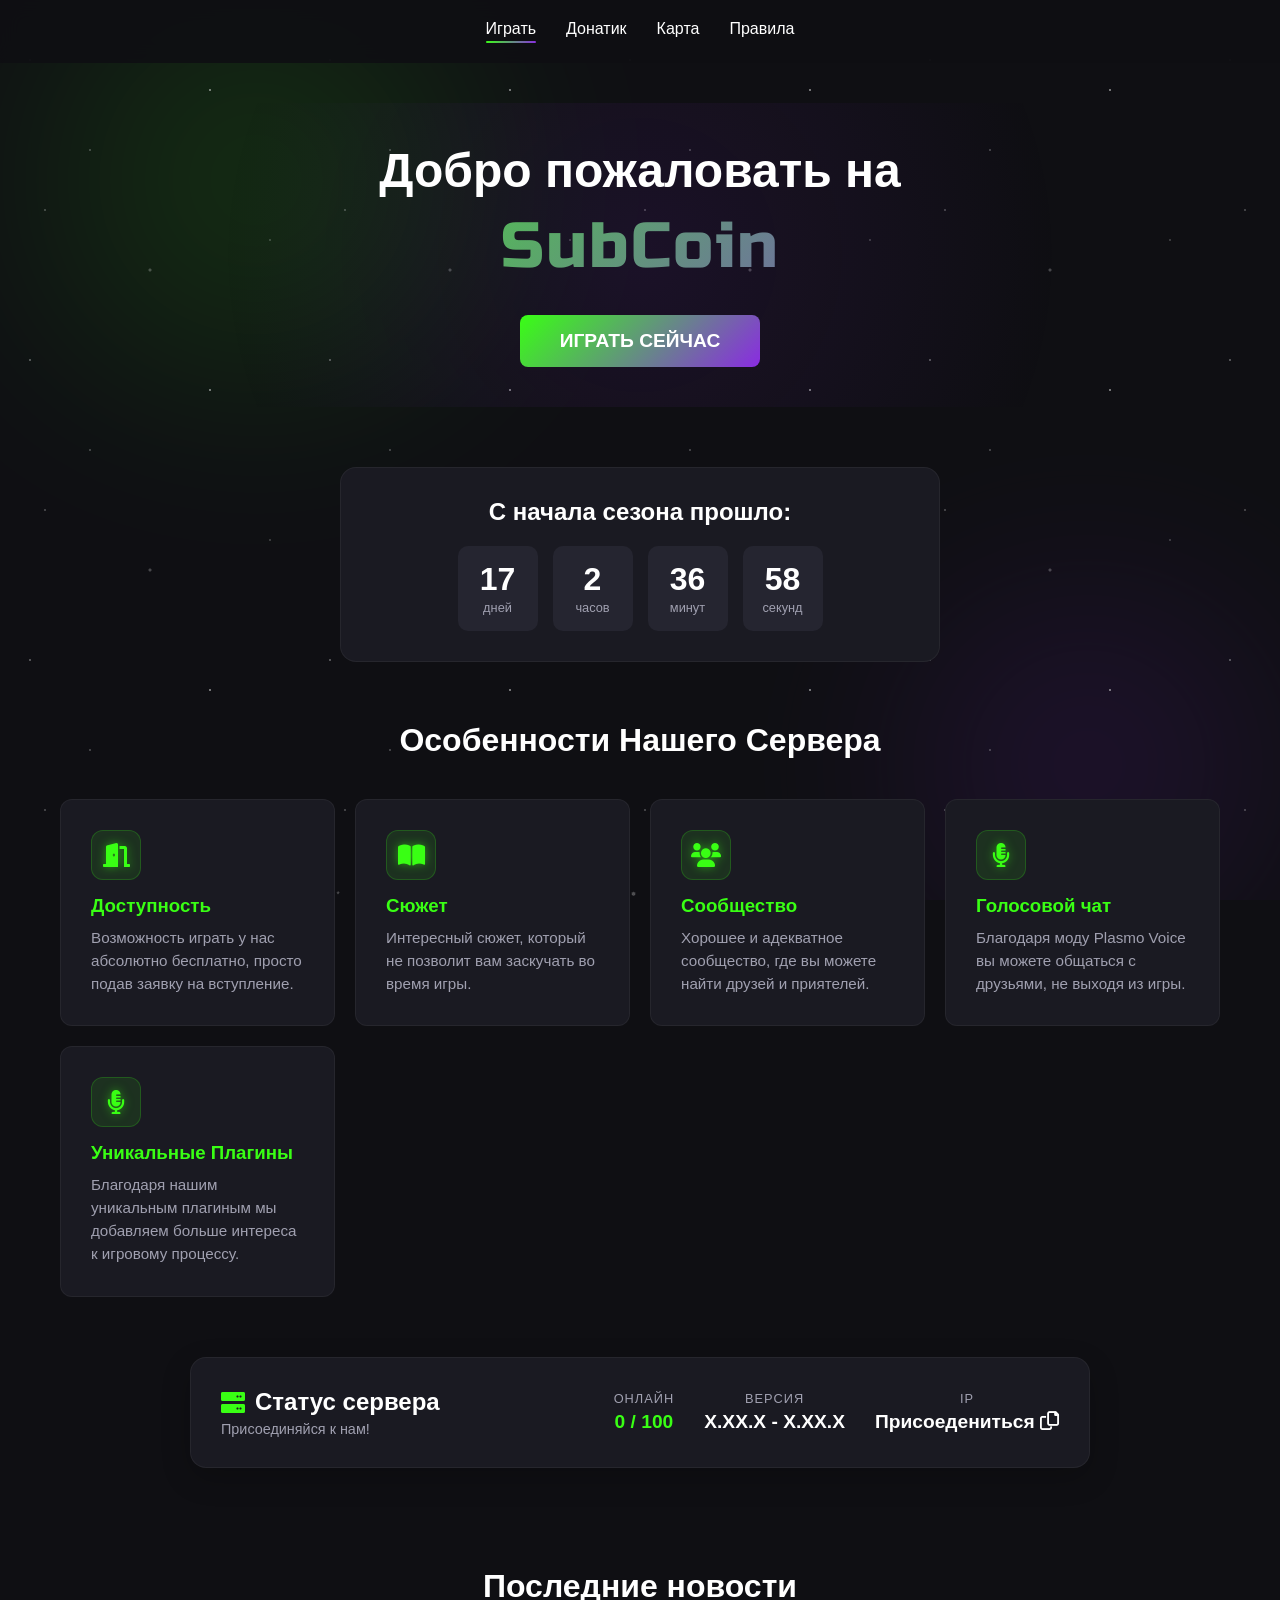
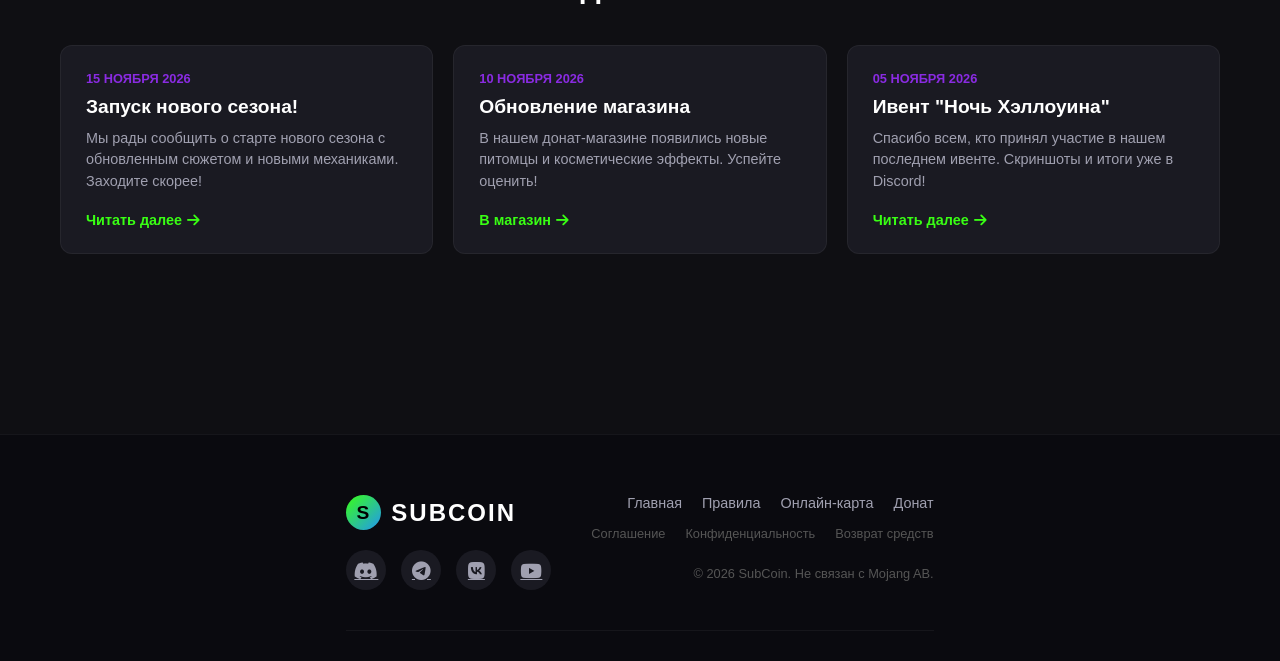
<file: index.html>
<!DOCTYPE html>
<html lang="ru">
<head>
    <meta charset="UTF-8">
    <meta name="viewport" content="width=device-width, initial-scale=1.0">
    <title>SubCoin - Приватный сервер Minecraft</title>
    <link rel="preconnect" href="https://fonts.googleapis.com">
    <link rel="preconnect" href="https://fonts.gstatic.com" crossorigin>
    <link href="https://fonts.googleapis.com/css2?family=Russo+One&display=swap" rel="stylesheet">
    <link rel="preconnect" href="https://fonts.googleapis.com">
    <link rel="preconnect" href="https://fonts.gstatic.com" crossorigin>
    <link href="https://fonts.googleapis.com/css2?family=Montserrat:wght@900&display=swap" rel="stylesheet">
    <link rel="stylesheet" href="style.css">
    <link rel="stylesheet" href="https://cdnjs.cloudflare.com/ajax/libs/font-awesome/6.0.0/css/all.min.css">
</head>
<body>
    <div id="snow-container"></div>
    <div class="background-effects">
        <div class="aurora aurora-1"></div>
        <div class="aurora aurora-2"></div>
        <div class="stars"></div>
    </div>

    <nav>
        <a href="index.html" class="active">Играть</a>
        <a href="donate.html">Донатик</a>
        <a href="map.html">Карта</a>
        <a href="rules.html">Правила</a>
    </nav>
    

    <div class="container">
        
        <header class="hero">
            <h1>Добро пожаловать на</h1>
            <div class="brand">SubCoin</div>
            <button class="btn-play" onclick="alert('Скоро здесь будет IP сервера!')">Играть сейчас</button>
        </header>

        <section class="stats-section">
            <div class="stats-container">
                <h2>С начала сезона прошло:</h2>
                <div class="timer">
                    <div class="time-block"><span class="num" id="days">0</span><span class="label">дней</span></div>
                    <div class="time-block"><span class="num" id="hours">0</span><span class="label">часов</span></div>
                    <div class="time-block"><span class="num" id="minutes">0</span><span class="label">минут</span></div>
                    <div class="time-block"><span class="num" id="seconds">0</span><span class="label">секунд</span></div>
                </div>
            </div>
        </section>

        <section class="features-section">
            <h2>Особенности Нашего Сервера</h2>
            <div class="features-grid">
                <div class="feature-card">
                    <div class="feature-icon"><i class="fas fa-door-open"></i></div>
                    <h3>Доступность</h3>
                    <p>Возможность играть у нас абсолютно бесплатно, просто подав заявку на вступление.</p>
                </div>
                <div class="feature-card">
                    <div class="feature-icon"><i class="fas fa-book-open"></i></div>
                    <h3>Сюжет</h3>
                    <p>Интересный сюжет, который не позволит вам заскучать во время игры.</p>
                </div>
                <div class="feature-card">
                    <div class="feature-icon"><i class="fas fa-users"></i></div>
                    <h3>Сообщество</h3>
                    <p>Хорошее и адекватное сообщество, где вы можете найти друзей и приятелей.</p>
                </div>
                <div class="feature-card">
                    <div class="feature-icon"><i class="fas fa-microphone-alt"></i></div>
                    <h3>Голосовой чат</h3>
                    <p>Благодаря моду Plasmo Voice вы можете общаться с друзьями, не выходя из игры.</p>
                </div>
                <div class="feature-card">
                    <div class="feature-icon"><i class="fas fa-microphone-alt"></i></div>
                    <h3>Уникальные Плагины</h3>
                    <p>Благодаря нашим уникальным плагиным мы добавляем больше интереса к игровому процессу.</p>
                </div>
            </div>
        </section>

        <section class="status-section">
            <div class="status-card">
                <div class="status-info">
                    <h2><i class="fas fa-server"></i> Статус сервера</h2>
                    <p>Присоединяйся к нам!</p>
                </div>
                <div class="status-data">
                    <div class="status-item">
                        <span class="status-label">Онлайн</span>
                        <span class="status-value online">0 / 100</span> 
                    </div>
                    <div class="status-item">
                        <span class="status-label">Версия</span>
                        <span class="status-value">X.XX.X - X.XX.X</span>
                    </div>
                    <div class="status-item">
                        <span class="status-label">IP</span>
                        <span class="status-value ip-copy" onclick="copyIP()" title="Нажми, чтобы скопировать">Присоедениться <i class="far fa-copy"></i></span>
                    </div>
                </div>
            </div>
        </section>

        <section class="news-section">
            <h2>Последние новости</h2>
            <div class="news-grid">
                <div class="news-card">
                    <div class="news-date">15 Ноября 2026</div>
                    <h3>Запуск нового сезона!</h3>
                    <p>Мы рады сообщить о старте нового сезона с обновленным сюжетом и новыми механиками. Заходите скорее!</p>
                    <a href="#" class="read-more">Читать далее <i class="fas fa-arrow-right"></i></a>
                </div>
                <div class="news-card">
                    <div class="news-date">10 Ноября 2026</div>
                    <h3>Обновление магазина</h3>
                    <p>В нашем донат-магазине появились новые питомцы и косметические эффекты. Успейте оценить!</p>
                    <a href="donate.html" class="read-more">В магазин <i class="fas fa-arrow-right"></i></a>
                </div>
                <div class="news-card">
                    <div class="news-date">05 Ноября 2026</div>
                    <h3>Ивент "Ночь Хэллоуина"</h3>
                    <p>Спасибо всем, кто принял участие в нашем последнем ивенте. Скриншоты и итоги уже в Discord!</p>
                    <a href="#" class="read-more">Читать далее <i class="fas fa-arrow-right"></i></a>
                </div>
            </div>
        </section>

    </div>

    <footer class="site-footer">
        <div class="footer-top">
            <div class="footer-left">
                <div class="footer-logo">
                    <div class="logo-icon">S</div>
                    <span>SUBCOIN</span>
                </div>
                <div class="footer-socials">
                    <a href="https://github.com/EstriperConor" target="_blank" title="Discord"><i class="fab fa-discord"></i></a>
                    <a href="https://github.com/EstriperConor" target="_blank" title="Telegram"><i class="fab fa-telegram-plane"></i></a>
                    <a href="https://github.com/EstriperConor" target="_blank" title="VK"><i class="fab fa-vk"></i></a>
                    <a href="https://github.com/EstriperConor" target="_blank" title="YouTube"><i class="fab fa-youtube"></i></a>
                </div>
            </div>

            <div class="footer-right">
                <div class="footer-nav">
                    <a href="index.html">Главная</a>
                    <a href="rules.html">Правила</a>
                    <a href="map.html">Онлайн-карта</a>
                    <a href="donate.html">Донат</a>
                </div>
                <div class="footer-legal">
                    <a href="#">Соглашение</a>
                    <a href="#">Конфиденциальность</a>
                    <a href="#">Возврат средств</a>
                </div>
                <div class="footer-copyright">
                    © 2026 SubCoin. Не связан с Mojang AB.
                </div>
            </div>
        </div>
    </footer>

    <script src="script.js"></script>
</body>
</html>
</file>
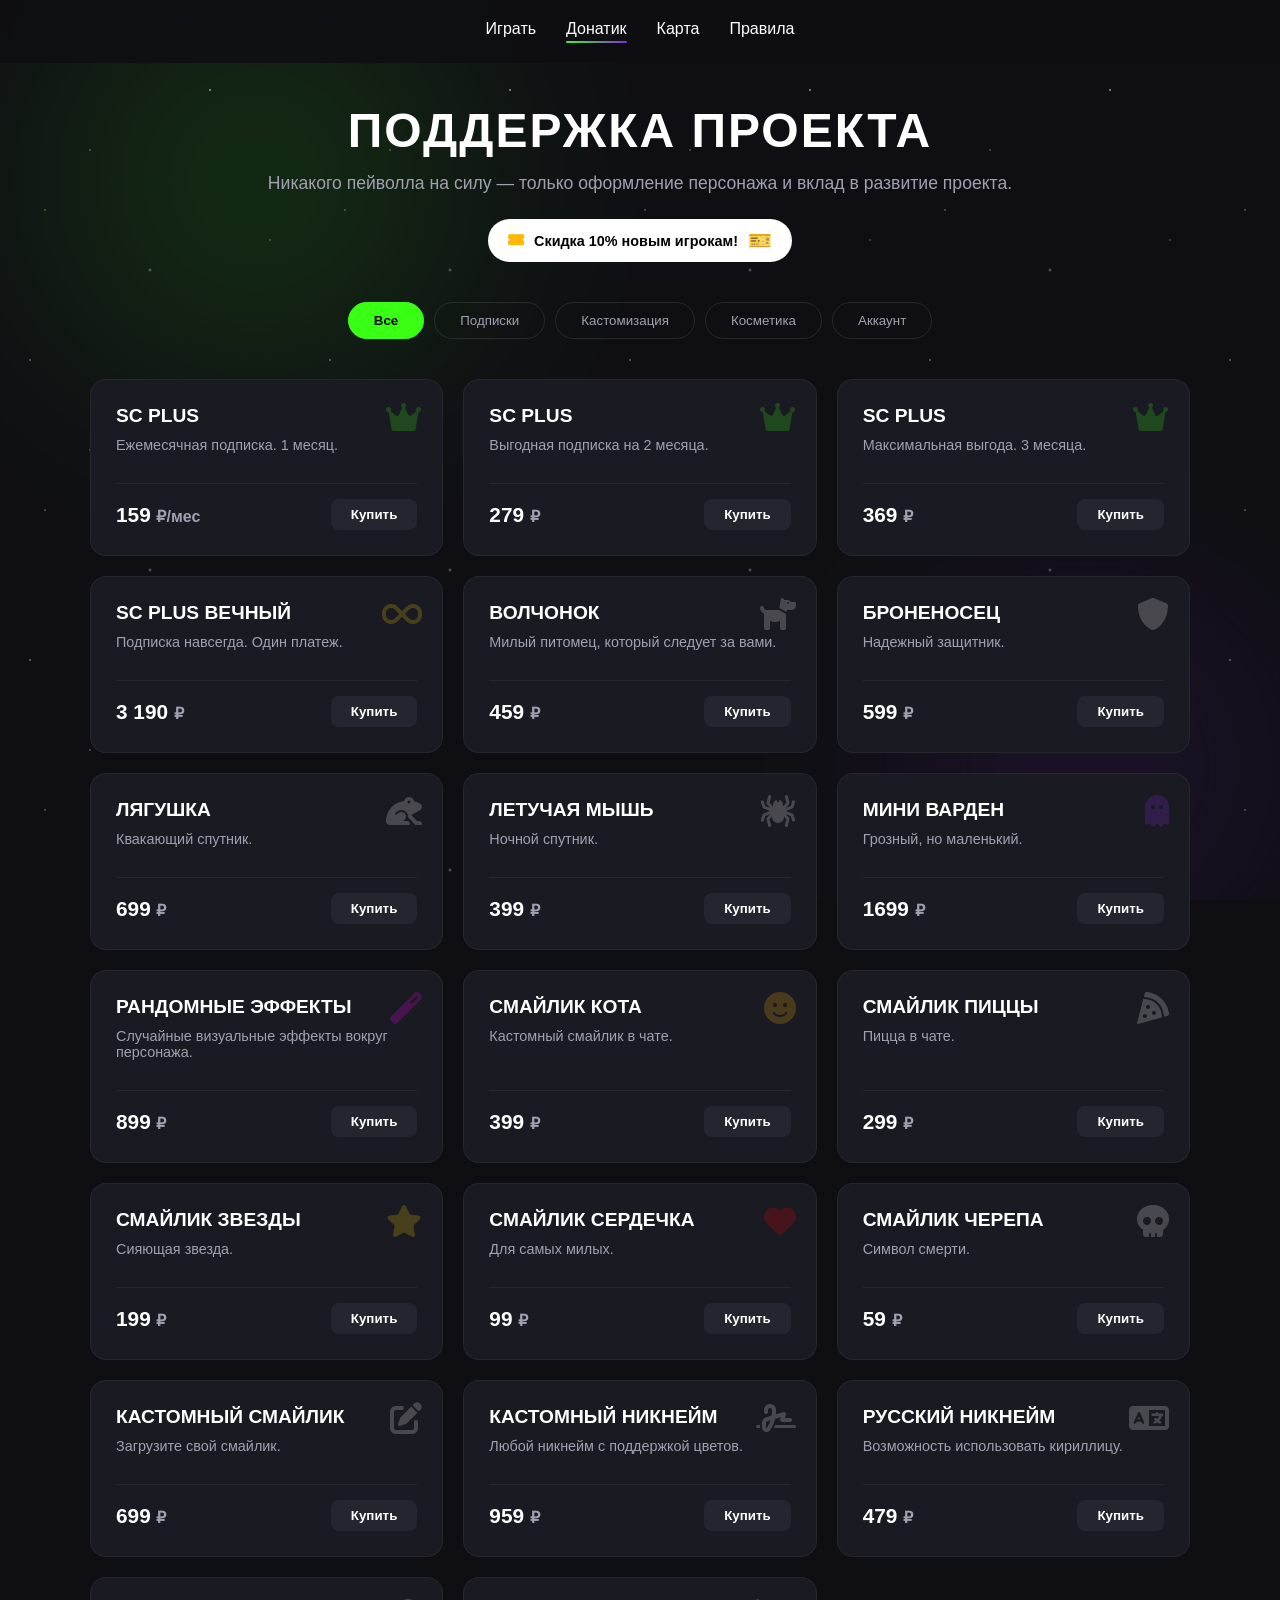
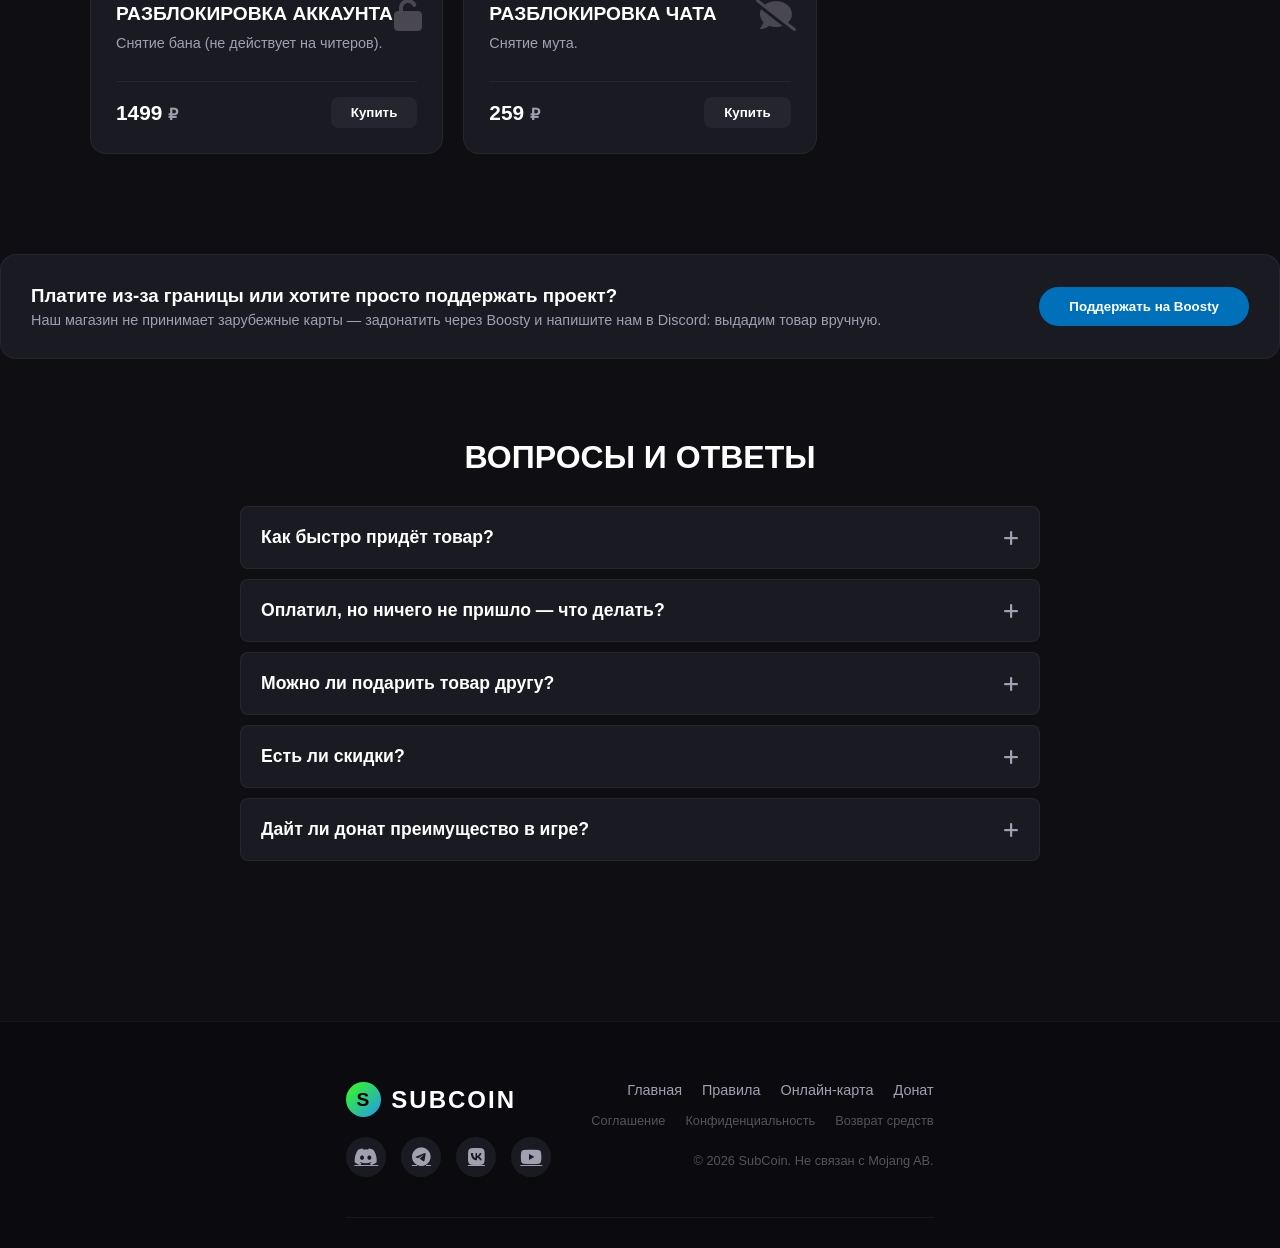
<file: donate.html>
<!DOCTYPE html>
<html lang="ru">
<head>
    <meta charset="UTF-8">
    <meta name="viewport" content="width=device-width, initial-scale=1.0">
    <title>Донат - SubCoin</title>
    <link rel="stylesheet" href="style.css">
    <link rel="stylesheet" href="https://cdnjs.cloudflare.com/ajax/libs/font-awesome/6.0.0/css/all.min.css">
    <style>
        .donate-header { text-align: center; margin-bottom: 40px; width: 100%; }
        .donate-header h1 { font-size: 3rem; font-weight: 900; text-transform: uppercase; letter-spacing: 2px; color: var(--text-main); margin-bottom: 15px; }
        .donate-header p { color: var(--text-muted); font-size: 1.1rem; margin-bottom: 25px; }
        .discount-badge { display: inline-flex; align-items: center; gap: 10px; background-color: #fff; color: #000; padding: 10px 20px; border-radius: 50px; font-weight: bold; font-size: 0.9rem; cursor: pointer; transition: transform 0.2s; }
        .discount-badge:hover { transform: scale(1.05); }
        .discount-badge i { color: #ffb800; }
        .tabs { display: flex; justify-content: center; gap: 10px; margin-bottom: 40px; flex-wrap: wrap; }
        .tab-btn { background-color: transparent; border: 1px solid rgba(255, 255, 255, 0.1); color: var(--text-muted); padding: 10px 25px; border-radius: 30px; cursor: pointer; font-weight: 500; transition: all 0.3s; }
        .tab-btn:hover { border-color: var(--accent-green); color: var(--text-main); }
        .tab-btn.active { background-color: var(--accent-green); color: #000; border-color: var(--accent-green); font-weight: 700; }
        .products-grid {
            display: grid;
            grid-template-columns: repeat(auto-fit, minmax(280px, 1fr));
            gap: 20px;
            margin-bottom: 60px;
            width: 100%;
            max-width: 1100px;
            margin-left: auto;
            margin-right: auto;
        }
        .product-card { background-color: var(--card-bg); border: 1px solid rgba(255, 255, 255, 0.05); border-radius: 16px; padding: 25px; display: flex; flex-direction: column; justify-content: space-between; transition: border-color 0.3s, transform 0.3s; position: relative; overflow: hidden; }
        .product-card:hover { border-color: var(--accent-purple); transform: translateY(-5px); }
        .product-card h3 { font-size: 1.2rem; margin-bottom: 10px; text-transform: uppercase; color: var(--text-main); }
        .product-card .desc { font-size: 0.9rem; color: var(--text-muted); margin-bottom: 20px; flex-grow: 1; }
        .product-icon { position: absolute; top: 20px; right: 20px; font-size: 2rem; opacity: 0.2; }
        .product-bottom { display: flex; justify-content: space-between; align-items: center; border-top: 1px solid rgba(255, 255, 255, 0.05); padding-top: 15px; margin-top: 10px; }
        .price { font-size: 1.3rem; font-weight: bold; color: var(--text-main); }
        .price span { font-size: 1rem; color: var(--text-muted); }
        .btn-buy { background-color: #252530; color: var(--text-main); border: none; padding: 8px 20px; border-radius: 8px; cursor: pointer; font-weight: 600; transition: background-color 0.3s; }
        .btn-buy:hover { background-color: var(--accent-green); color: #000; }
        .support-block { background-color: var(--card-bg); border-radius: 16px; padding: 30px; display: flex; justify-content: space-between; align-items: center; flex-wrap: wrap; gap: 20px; margin-bottom: 80px; border: 1px solid rgba(255, 255, 255, 0.05); }
        .support-text h3 { margin-bottom: 5px; }
        .support-text p { color: var(--text-muted); font-size: 0.9rem; }
        .btn-support { background: #0070ba; color: white; border: none; padding: 12px 30px; border-radius: 30px; font-weight: bold; cursor: pointer; transition: background 0.3s; }
        .btn-support:hover { background: #005c99; }
        .faq-section { width: 100%; max-width: 800px; margin: 0 auto 60px; text-align: center; }
        .faq-section h2 { font-size: 2rem; margin-bottom: 30px; text-transform: uppercase; color: var(--text-main); }
        .faq-section .accordion-item { text-align: left; }
        .tab-content { display: none; width: 100%; }
        .tab-content.active { display: block; animation: fadeIn 0.3s ease-in-out; }
        @keyframes fadeIn { from { opacity: 0; transform: translateY(10px); } to { opacity: 1; transform: translateY(0); } }
    </style>
</head>
<body>

        <div id="snow-container"></div>
    <div class="background-effects">
        <div class="aurora aurora-1"></div>
        <div class="aurora aurora-2"></div>
        <div class="stars"></div>
    </div>

    <nav>
        <a href="index.html">Играть</a>
        <a href="donate.html" class="active">Донатик</a>
        <a href="map.html">Карта</a>
        <a href="rules.html">Правила</a>
    </nav>

    <div class="container">
        
        <header class="donate-header">
            <h1>Поддержка проекта</h1>
            <p>Никакого пейволла на силу — только оформление персонажа и вклад в развитие проекта.</p>
            <div class="discount-badge">
                <i class="fas fa-ticket-alt"></i> Скидка 10% новым игрокам! <span style="font-size:1.2rem;">🎫</span>
            </div>
        </header>

        <!-- Вкладки -->
        <div class="tabs">
            <button class="tab-btn active" data-target="all">Все</button>
            <button class="tab-btn" data-target="passes">Подписки</button>
            <button class="tab-btn" data-target="custom">Кастомизация</button>
            <button class="tab-btn" data-target="cosmetics">Косметика</button>
            <button class="tab-btn" data-target="account">Аккаунт</button>
        </div>

        <div class="tab-content active" id="all">
            <div class="products-grid">
                <div class="product-card">
                    <div class="product-icon"><i class="fas fa-crown" style="color: var(--accent-green);"></i></div>
                    <h3>SC Plus</h3>
                    <p class="desc">Ежемесячная подписка. 1 месяц.</p>
                    <div class="product-bottom"><div class="price">159 <span>₽/мес</span></div><button class="btn-buy">Купить</button></div>
                </div>
                <div class="product-card">
                    <div class="product-icon"><i class="fas fa-crown" style="color: var(--accent-green);"></i></div>
                    <h3>SC Plus</h3>
                    <p class="desc">Выгодная подписка на 2 месяца.</p>
                    <div class="product-bottom"><div class="price">279 <span>₽</span></div><button class="btn-buy">Купить</button></div>
                </div>
                <div class="product-card">
                    <div class="product-icon"><i class="fas fa-crown" style="color: var(--accent-green);"></i></div>
                    <h3>SC Plus</h3>
                    <p class="desc">Максимальная выгода. 3 месяца.</p>
                    <div class="product-bottom"><div class="price">369 <span>₽</span></div><button class="btn-buy">Купить</button></div>
                </div>
                <div class="product-card">
                    <div class="product-icon"><i class="fas fa-infinity" style="color: #ffd700;"></i></div>
                    <h3>SC Plus Вечный</h3>
                    <p class="desc">Подписка навсегда. Один платеж.</p>
                    <div class="product-bottom"><div class="price">3 190 <span>₽</span></div><button class="btn-buy">Купить</button></div>
                </div>

                <div class="product-card">
                    <div class="product-icon"><i class="fas fa-dog"></i></div>
                    <h3>Волчонок</h3>
                    <p class="desc">Милый питомец, который следует за вами.</p>
                    <div class="product-bottom"><div class="price">459 <span>₽</span></div><button class="btn-buy">Купить</button></div>
                </div>
                <div class="product-card">
                    <div class="product-icon"><i class="fas fa-shield-alt"></i></div>
                    <h3>Броненосец</h3>
                    <p class="desc">Надежный защитник.</p>
                    <div class="product-bottom"><div class="price">599 <span>₽</span></div><button class="btn-buy">Купить</button></div>
                </div>
                <div class="product-card">
                    <div class="product-icon"><i class="fas fa-frog"></i></div>
                    <h3>Лягушка</h3>
                    <p class="desc">Квакающий спутник.</p>
                    <div class="product-bottom"><div class="price">699 <span>₽</span></div><button class="btn-buy">Купить</button></div>
                </div>
                <div class="product-card">
                    <div class="product-icon"><i class="fas fa-spider"></i></div>
                    <h3>Летучая мышь</h3>
                    <p class="desc">Ночной спутник.</p>
                    <div class="product-bottom"><div class="price">399 <span>₽</span></div><button class="btn-buy">Купить</button></div>
                </div>
                <div class="product-card">
                    <div class="product-icon"><i class="fas fa-ghost" style="color: #8a2be2;"></i></div>
                    <h3>Мини Варден</h3>
                    <p class="desc">Грозный, но маленький.</p>
                    <div class="product-bottom"><div class="price">1699 <span>₽</span></div><button class="btn-buy">Купить</button></div>
                </div>

                <div class="product-card">
                    <div class="product-icon"><i class="fas fa-magic" style="color: #ff00ff;"></i></div>
                    <h3>Рандомные эффекты</h3>
                    <p class="desc">Случайные визуальные эффекты вокруг персонажа.</p>
                    <div class="product-bottom"><div class="price">899 <span>₽</span></div><button class="btn-buy">Купить</button></div>
                </div>
                <div class="product-card">
                    <div class="product-icon"><i class="fas fa-smile" style="color: #ffb800;"></i></div>
                    <h3>Смайлик кота</h3>
                    <p class="desc">Кастомный смайлик в чате.</p>
                    <div class="product-bottom"><div class="price">399 <span>₽</span></div><button class="btn-buy">Купить</button></div>
                </div>
                <div class="product-card">
                    <div class="product-icon"><i class="fas fa-pizza-slice"></i></div>
                    <h3>Смайлик пиццы</h3>
                    <p class="desc">Пицца в чате.</p>
                    <div class="product-bottom"><div class="price">299 <span>₽</span></div><button class="btn-buy">Купить</button></div>
                </div>
                <div class="product-card">
                    <div class="product-icon"><i class="fas fa-star" style="color: #ffd700;"></i></div>
                    <h3>Смайлик звезды</h3>
                    <p class="desc">Сияющая звезда.</p>
                    <div class="product-bottom"><div class="price">199 <span>₽</span></div><button class="btn-buy">Купить</button></div>
                </div>
                <div class="product-card">
                    <div class="product-icon"><i class="fas fa-heart" style="color: #ff0000;"></i></div>
                    <h3>Смайлик сердечка</h3>
                    <p class="desc">Для самых милых.</p>
                    <div class="product-bottom"><div class="price">99 <span>₽</span></div><button class="btn-buy">Купить</button></div>
                </div>
                <div class="product-card">
                    <div class="product-icon"><i class="fas fa-skull"></i></div>
                    <h3>Смайлик черепа</h3>
                    <p class="desc">Символ смерти.</p>
                    <div class="product-bottom"><div class="price">59 <span>₽</span></div><button class="btn-buy">Купить</button></div>
                </div>
                <div class="product-card">
                    <div class="product-icon"><i class="fas fa-edit"></i></div>
                    <h3>Кастомный смайлик</h3>
                    <p class="desc">Загрузите свой смайлик.</p>
                    <div class="product-bottom"><div class="price">699 <span>₽</span></div><button class="btn-buy">Купить</button></div>
                </div>

                <div class="product-card">
                    <div class="product-icon"><i class="fas fa-signature"></i></div>
                    <h3>Кастомный никнейм</h3>
                    <p class="desc">Любой никнейм с поддержкой цветов.</p>
                    <div class="product-bottom"><div class="price">959 <span>₽</span></div><button class="btn-buy">Купить</button></div>
                </div>
                <div class="product-card">
                    <div class="product-icon"><i class="fas fa-language"></i></div>
                    <h3>Русский никнейм</h3>
                    <p class="desc">Возможность использовать кириллицу.</p>
                    <div class="product-bottom"><div class="price">479 <span>₽</span></div><button class="btn-buy">Купить</button></div>
                </div>
                <div class="product-card">
                    <div class="product-icon"><i class="fas fa-unlock"></i></div>
                    <h3>Разблокировка аккаунта</h3>
                    <p class="desc">Снятие бана (не действует на читеров).</p>
                    <div class="product-bottom"><div class="price">1499 <span>₽</span></div><button class="btn-buy">Купить</button></div>
                </div>
                <div class="product-card">
                    <div class="product-icon"><i class="fas fa-comment-slash"></i></div>
                    <h3>Разблокировка чата</h3>
                    <p class="desc">Снятие мута.</p>
                    <div class="product-bottom"><div class="price">259 <span>₽</span></div><button class="btn-buy">Купить</button></div>
                </div>
            </div>
        </div>
        </div>
    
        <div class="tab-content" id="passes">
            <div class="products-grid">
                <div class="product-card">
                    <div class="product-icon"><i class="fas fa-crown" style="color: var(--accent-green);"></i></div>
                    <h3>SC Plus</h3>
                    <p class="desc">Ежемесячная подписка. 1 месяц.</p>
                    <div class="product-bottom"><div class="price">159 <span>₽/мес</span></div><button class="btn-buy">Купить</button></div>
                </div>
                <div class="product-card">
                    <div class="product-icon"><i class="fas fa-crown" style="color: var(--accent-green);"></i></div>
                    <h3>SC Plus</h3>
                    <p class="desc">Выгодная подписка на 2 месяца.</p>
                    <div class="product-bottom"><div class="price">279 <span>₽</span></div><button class="btn-buy">Купить</button></div>
                </div>
                <div class="product-card">
                    <div class="product-icon"><i class="fas fa-crown" style="color: var(--accent-green);"></i></div>
                    <h3>SC Plus</h3>
                    <p class="desc">Максимальная выгода. 3 месяца.</p>
                    <div class="product-bottom"><div class="price">369 <span>₽</span></div><button class="btn-buy">Купить</button></div>
                </div>
                <div class="product-card">
                    <div class="product-icon"><i class="fas fa-infinity" style="color: #ffd700;"></i></div>
                    <h3>SC Plus Вечный</h3>
                    <p class="desc">Подписка навсегда. Один платеж.</p>
                    <div class="product-bottom"><div class="price">3 190 <span>₽</span></div><button class="btn-buy">Купить</button></div>
                </div>
            </div>
        </div>

        <div class="tab-content" id="custom">
            <div class="products-grid">
                <div class="product-card">
                    <div class="product-icon"><i class="fas fa-dog"></i></div>
                    <h3>Волчонок</h3>
                    <p class="desc">Милый питомец, который следует за вами.</p>
                    <div class="product-bottom"><div class="price">459 <span>₽</span></div><button class="btn-buy">Купить</button></div>
                </div>
                <div class="product-card">
                    <div class="product-icon"><i class="fas fa-shield-alt"></i></div>
                    <h3>Броненосец</h3>
                    <p class="desc">Надежный защитник.</p>
                    <div class="product-bottom"><div class="price">599 <span>₽</span></div><button class="btn-buy">Купить</button></div>
                </div>
                <div class="product-card">
                    <div class="product-icon"><i class="fas fa-frog"></i></div>
                    <h3>Лягушка</h3>
                    <p class="desc">Квакающий спутник.</p>
                    <div class="product-bottom"><div class="price">699 <span>₽</span></div><button class="btn-buy">Купить</button></div>
                </div>
                <div class="product-card">
                    <div class="product-icon"><i class="fas fa-spider"></i></div>
                    <h3>Летучая мышь</h3>
                    <p class="desc">Ночной спутник.</p>
                    <div class="product-bottom"><div class="price">399 <span>₽</span></div><button class="btn-buy">Купить</button></div>
                </div>
                <div class="product-card">
                    <div class="product-icon"><i class="fas fa-ghost" style="color: #8a2be2;"></i></div>
                    <h3>Мини Варден</h3>
                    <p class="desc">Грозный, но маленький.</p>
                    <div class="product-bottom"><div class="price">1699 <span>₽</span></div><button class="btn-buy">Купить</button></div>
                </div>
            </div>
        </div>

        <div class="tab-content" id="cosmetics">
            <div class="products-grid">
                <div class="product-card">
                    <div class="product-icon"><i class="fas fa-magic" style="color: #ff00ff;"></i></div>
                    <h3>Рандомные эффекты</h3>
                    <p class="desc">Случайные визуальные эффекты вокруг персонажа.</p>
                    <div class="product-bottom"><div class="price">899 <span>₽</span></div><button class="btn-buy">Купить</button></div>
                </div>
                <div class="product-card">
                    <div class="product-icon"><i class="fas fa-smile" style="color: #ffb800;"></i></div>
                    <h3>Смайлик кота</h3>
                    <p class="desc">Кастомный смайлик в чате.</p>
                    <div class="product-bottom"><div class="price">399 <span>₽</span></div><button class="btn-buy">Купить</button></div>
                </div>
                <div class="product-card">
                    <div class="product-icon"><i class="fas fa-pizza-slice"></i></div>
                    <h3>Смайлик пиццы</h3>
                    <p class="desc">Пицца в чате.</p>
                    <div class="product-bottom"><div class="price">299 <span>₽</span></div><button class="btn-buy">Купить</button></div>
                </div>
                <div class="product-card">
                    <div class="product-icon"><i class="fas fa-star" style="color: #ffd700;"></i></div>
                    <h3>Смайлик звезды</h3>
                    <p class="desc">Сияющая звезда.</p>
                    <div class="product-bottom"><div class="price">199 <span>₽</span></div><button class="btn-buy">Купить</button></div>
                </div>
                <div class="product-card">
                    <div class="product-icon"><i class="fas fa-heart" style="color: #ff0000;"></i></div>
                    <h3>Смайлик сердечка</h3>
                    <p class="desc">Для самых милых.</p>
                    <div class="product-bottom"><div class="price">99 <span>₽</span></div><button class="btn-buy">Купить</button></div>
                </div>
                <div class="product-card">
                    <div class="product-icon"><i class="fas fa-skull"></i></div>
                    <h3>Смайлик черепа</h3>
                    <p class="desc">Символ смерти.</p>
                    <div class="product-bottom"><div class="price">59 <span>₽</span></div><button class="btn-buy">Купить</button></div>
                </div>
                <div class="product-card">
                    <div class="product-icon"><i class="fas fa-edit"></i></div>
                    <h3>Кастомный смайлик</h3>
                    <p class="desc">Загрузите свой смайлик.</p>
                    <div class="product-bottom"><div class="price">699 <span>₽</span></div><button class="btn-buy">Купить</button></div>
                </div>
            </div>
        </div>

        <div class="tab-content" id="account">
            <div class="products-grid">
                <div class="product-card">
                    <div class="product-icon"><i class="fas fa-signature"></i></div>
                    <h3>Кастомный никнейм</h3>
                    <p class="desc">Любой никнейм с поддержкой цветов.</p>
                    <div class="product-bottom"><div class="price">959 <span>₽</span></div><button class="btn-buy">Купить</button></div>
                </div>
                <div class="product-card">
                    <div class="product-icon"><i class="fas fa-language"></i></div>
                    <h3>Русский никнейм</h3>
                    <p class="desc">Возможность использовать кириллицу.</p>
                    <div class="product-bottom"><div class="price">479 <span>₽</span></div><button class="btn-buy">Купить</button></div>
                </div>
                <div class="product-card">
                    <div class="product-icon"><i class="fas fa-unlock"></i></div>
                    <h3>Разблокировка аккаунта</h3>
                    <p class="desc">Снятие бана (не действует на читеров).</p>
                    <div class="product-bottom"><div class="price">1499 <span>₽</span></div><button class="btn-buy">Купить</button></div>
                </div>
                <div class="product-card">
                    <div class="product-icon"><i class="fas fa-comment-slash"></i></div>
                    <h3>Разблокировка чата</h3>
                    <p class="desc">Снятие мута.</p>
                    <div class="product-bottom"><div class="price">259 <span>₽</span></div><button class="btn-buy">Купить</button></div>
                </div>
            </div>
        </div>

        <div class="support-block">
            <div class="support-text">
                <h3>Платите из-за границы или хотите просто поддержать проект?</h3>
                <p>Наш магазин не принимает зарубежные карты — задонатить через Boosty и напишите нам в Discord: выдадим товар вручную.</p>
            </div>
            <button class="btn-support">Поддержать на Boosty</button>
        </div>

        <section class="faq-section">
            <h2>Вопросы и ответы</h2>
            <div class="accordion">
                <div class="accordion-item">
                    <button class="accordion-header">Как быстро придёт товар? <i class="fas fa-plus"></i></button>
                    <div class="accordion-content"><p>Товары выдаются автоматически в течение 1-5 минут после оплаты. Если этого не произошло, напишите в поддержку.</p></div>
                </div>
                <div class="accordion-item">
                    <button class="accordion-header">Оплатил, но ничего не пришло — что делать? <i class="fas fa-plus"></i></button>
                    <div class="accordion-content"><p>Проверьте статус платежа в личном кабинете на платежной системе. Если оплата прошла успешно, а товар не пришёл, создайте тикет в Discord с чеком об оплате.</p></div>
                </div>
                <div class="accordion-item">
                    <button class="accordion-header">Можно ли подарить товар другу? <i class="fas fa-plus"></i></button>
                    <div class="accordion-content"><p>Да, при покупке вы можете указать никнейм друга, и товар будет выдан ему.</p></div>
                </div>
                <div class="accordion-item">
                    <button class="accordion-header">Есть ли скидки? <i class="fas fa-plus"></i></button>
                    <div class="accordion-content"><p>Да, новые игроки получают 10% скидку на первый заказ, а также мы регулярно проводим акции на праздники.</p></div>
                </div>
                <div class="accordion-item">
                    <button class="accordion-header">Дайт ли донат преимущество в игре? <i class="fas fa-plus"></i></button>
                    <div class="accordion-content"><p>Нет, донат не влияет на баланс и не дает игрового преимущества. Это исключительно косметические предметы и поддержка проекта.</p></div>
                </div>
            </div>
        </section>

    </div>

    <footer class="site-footer">
        <div class="footer-top">
            <div class="footer-left">
                <div class="footer-logo">
                    <div class="logo-icon">S</div>
                    <span>SUBCOIN</span>
                </div>
                <div class="footer-socials">
                    <a href="https://github.com/EstriperConor" target="_blank" title="Discord"><i class="fab fa-discord"></i></a>
                    <a href="https://github.com/EstriperConor" target="_blank" title="Telegram"><i class="fab fa-telegram-plane"></i></a>
                    <a href="https://github.com/EstriperConor" target="_blank" title="VK"><i class="fab fa-vk"></i></a>
                    <a href="https://github.com/EstriperConor" target="_blank" title="YouTube"><i class="fab fa-youtube"></i></a>
                </div>
            </div>
            
            <div class="footer-right">
                <div class="footer-nav">
                    <a href="index.html">Главная</a>
                    <a href="rules.html">Правила</a>
                    <a href="map.html">Онлайн-карта</a>
                    <a href="donate.html">Донат</a>
                </div>
                <div class="footer-legal">
                    <a href="#">Соглашение</a>
                    <a href="#">Конфиденциальность</a>
                    <a href="#">Возврат средств</a>
                </div>
                <div class="footer-copyright">
                    © 2026 SubCoin. Не связан с Mojang AB.
                </div>
            </div>
        </div>
    </footer>

    <script src="script.js"></script>
    <script>
        document.addEventListener('DOMContentLoaded', () => {
            const tabBtns = document.querySelectorAll('.tab-btn');
            const tabContents = document.querySelectorAll('.tab-content');

            tabBtns.forEach(btn => {
                btn.addEventListener('click', () => {
                    tabBtns.forEach(b => b.classList.remove('active'));
                    tabContents.forEach(c => c.classList.remove('active'));

                    btn.classList.add('active');

                    const target = btn.getAttribute('data-target');
                    const targetContent = document.getElementById(target);
                    
                    if (targetContent) {
                        targetContent.classList.add('active');
                    }
                });
            });
        });
    </script>
</body>
</html>
</file>
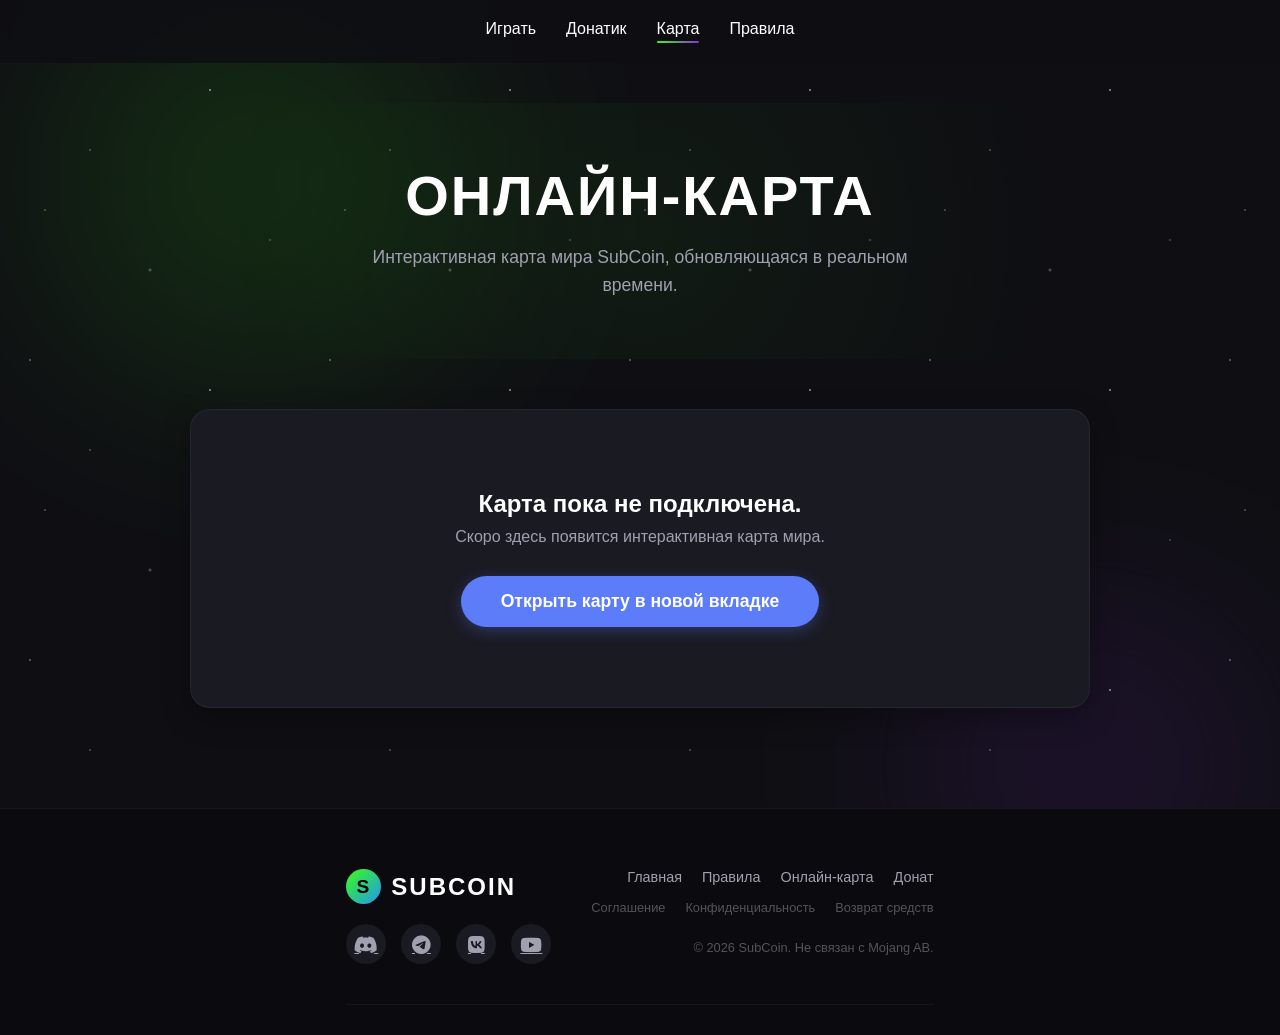
<file: map.html>
<!DOCTYPE html>
<html lang="ru">
<head>
    <meta charset="UTF-8">
    <meta name="viewport" content="width=device-width, initial-scale=1.0">
    <title>Онлайн-карта - SubCoin</title>
    <link rel="stylesheet" href="style.css">
    <link rel="stylesheet" href="https://cdnjs.cloudflare.com/ajax/libs/font-awesome/6.0.0/css/all.min.css">
    <style>
        .map-header {
            text-align: center;
            margin-bottom: 50px;
            background: radial-gradient(circle at center, rgba(57, 255, 20, 0.05) 0%, transparent 70%);
            padding: 60px 20px;
            border-radius: 20px;
            width: 100%;
        }

        .map-header h1 {
            font-size: 3.5rem;
            font-weight: 900;
            text-transform: uppercase;
            letter-spacing: 2px;
            background: var(--text-main);
            -webkit-background-clip: text;
            -webkit-text-fill-color: transparent;
            margin-bottom: 15px;
        }

        .map-header p {
            color: var(--text-muted);
            font-size: 1.1rem;
            max-width: 600px;
            margin: 0 auto;
            line-height: 1.6;
        }

        .map-card {
            background-color: var(--card-bg);
            border: 1px solid rgba(255, 255, 255, 0.05);
            border-radius: 20px;
            padding: 80px 40px;
            text-align: center;
            width: 100%;
            max-width: 900px;
            margin: 0 auto;
            box-shadow: 0 10px 30px rgba(0, 0, 0, 0.3);
        }

        .map-card h2 {
            font-size: 1.5rem;
            margin-bottom: 10px;
            color: var(--text-main);
        }

        .map-card p {
            color: var(--text-muted);
            margin-bottom: 30px;
        }

        .btn-map {
            display: inline-block;
            background: #5c7cfa; 
            color: white;
            text-decoration: none;
            padding: 15px 40px;
            border-radius: 50px; 
            font-weight: 600;
            font-size: 1.1rem;
            transition: all 0.3s ease;
            box-shadow: 0 4px 15px rgba(92, 124, 250, 0.3);
        }

        .btn-map:hover {
            transform: translateY(-3px);
            box-shadow: 0 8px 25px rgba(92, 124, 250, 0.5);
            background: #4c6ef5;
        }
        
    </style>
</head>
<body>

    <div id="snow-container"></div>
    <div class="background-effects">
        <div class="aurora aurora-1"></div>
        <div class="aurora aurora-2"></div>
        <div class="stars"></div>
    </div>

    <nav>
        <a href="index.html">Играть</a>
        <a href="donate.html">Донатик</a>
        <a href="map.html" class="active">Карта</a>
        <a href="rules.html">Правила</a>
    </nav>

    <div class="container">
        
        <header class="map-header">
            <h1>Онлайн-карта</h1>
            <p>Интерактивная карта мира SubCoin, обновляющаяся в реальном времени.</p>
        </header>

        <section class="map-card">
            <h2>Карта пока не подключена.</h2>
            <p>Скоро здесь появится интерактивная карта мира.</p>
            <a href="#" class="btn-map">Открыть карту в новой вкладке</a>
        </section>

    </div>

    <footer class="site-footer">
        <div class="footer-top">
            <div class="footer-left">
                <div class="footer-logo">
                    <div class="logo-icon">S</div>
                    <span>SUBCOIN</span>
                </div>
                <div class="footer-socials">
                    <a href="https://github.com/EstriperConor" target="_blank" title="Discord"><i class="fab fa-discord"></i></a>
                    <a href="https://github.com/EstriperConor" target="_blank" title="Telegram"><i class="fab fa-telegram-plane"></i></a>
                    <a href="https://github.com/EstriperConor" target="_blank" title="VK"><i class="fab fa-vk"></i></a>
                    <a href="https://github.com/EstriperConor" target="_blank" title="YouTube"><i class="fab fa-youtube"></i></a>
                </div>
            </div>

            <div class="footer-right">
                <div class="footer-nav">
                    <a href="index.html">Главная</a>
                    <a href="rules.html">Правила</a>
                    <a href="map.html">Онлайн-карта</a>
                    <a href="donate.html">Донат</a>
                </div>
                <div class="footer-legal">
                    <a href="#">Соглашение</a>
                    <a href="#">Конфиденциальность</a>
                    <a href="#">Возврат средств</a>
                </div>
                <div class="footer-copyright">
                    © 2026 SubCoin. Не связан с Mojang AB.
                </div>
            </div>
        </div>
    </footer>

    <script src="script.js"></script>
</body>
</html>
</file>
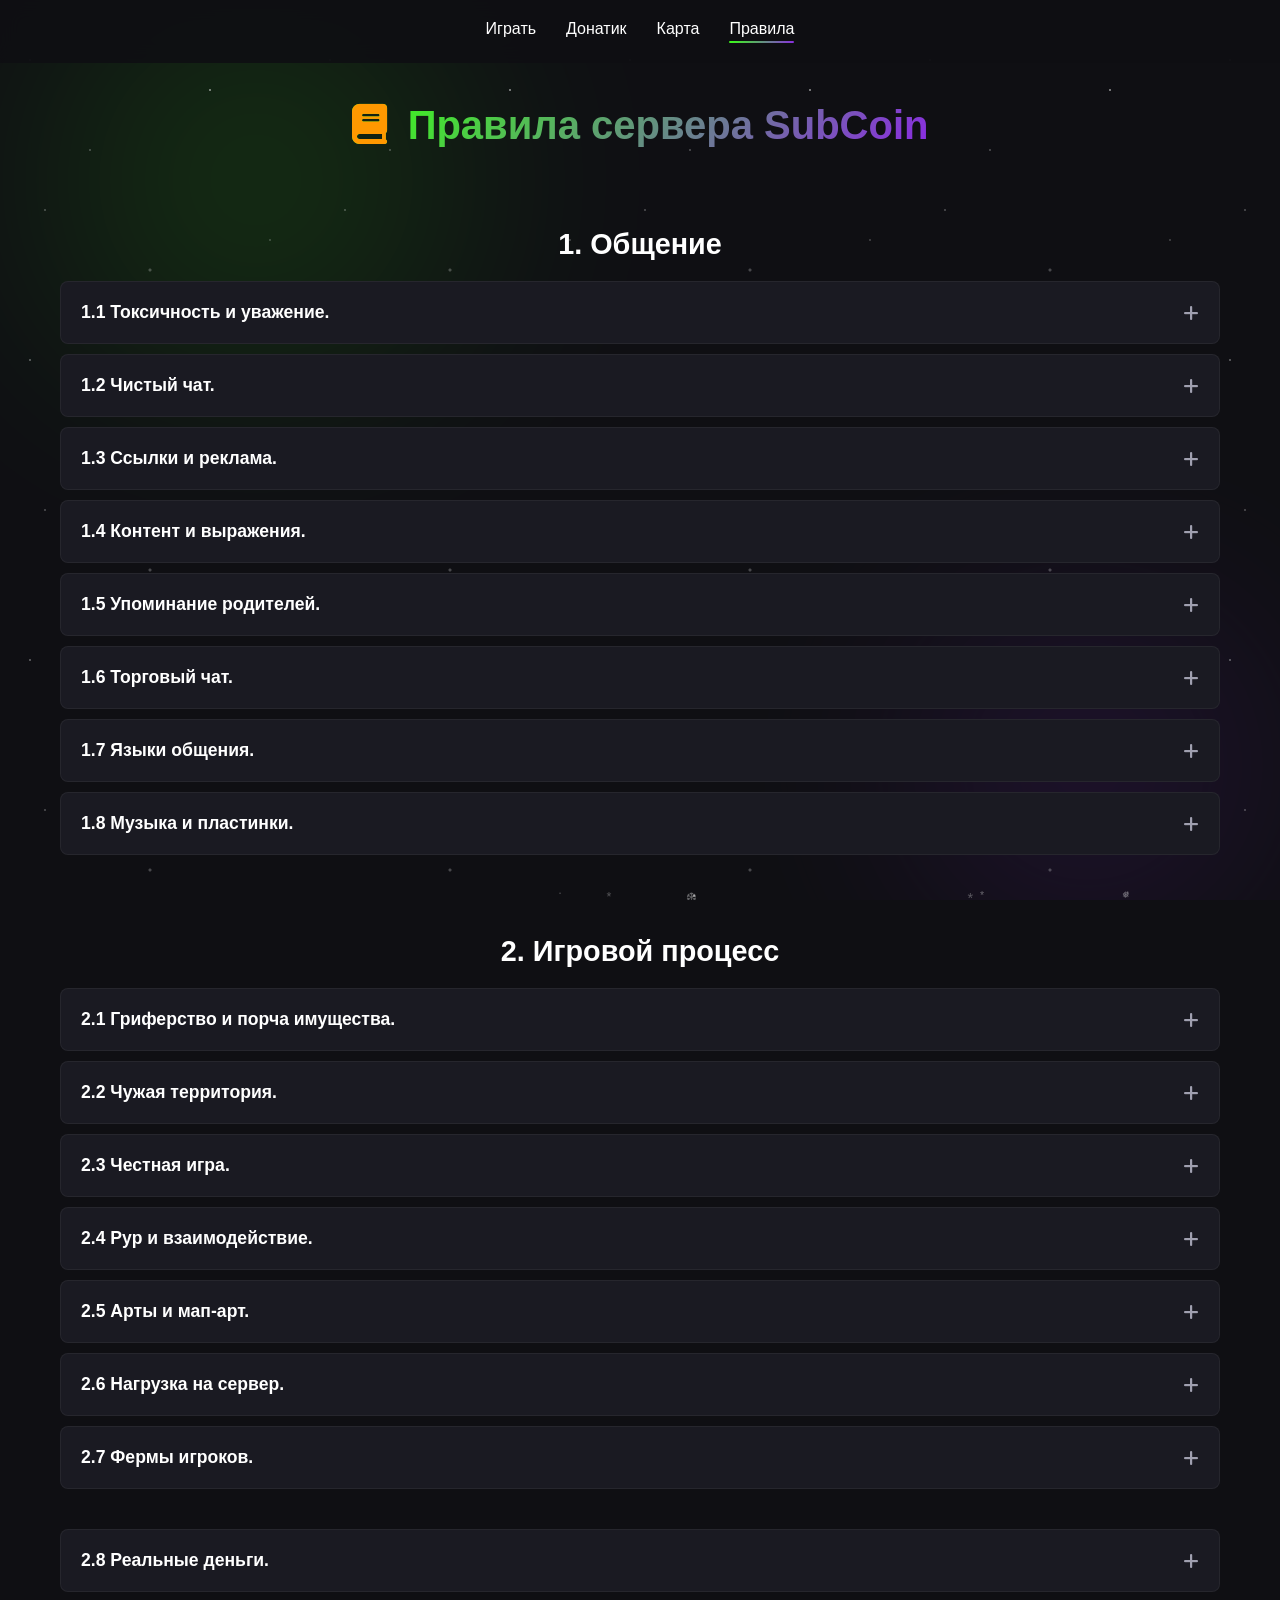
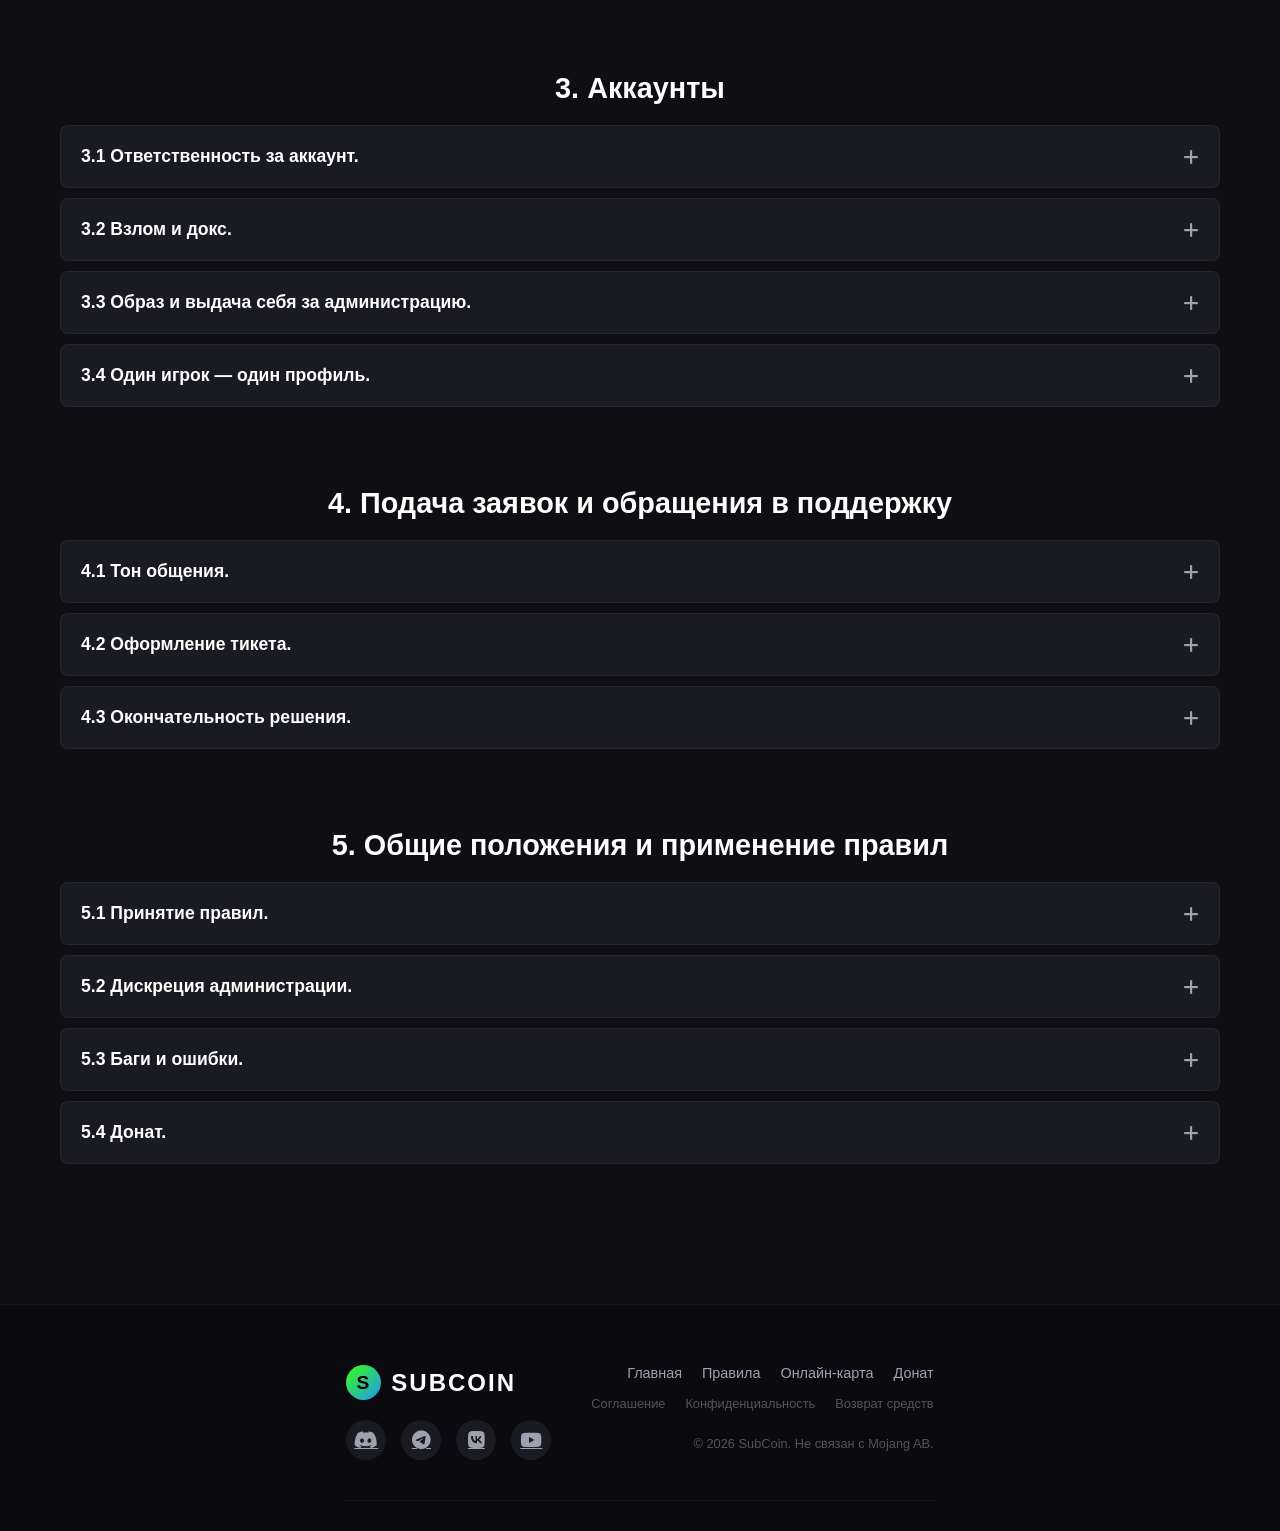
<file: rules.html>
<!DOCTYPE html>
<html lang="ru">
<head>
    <meta charset="UTF-8">
    <meta name="viewport" content="width=device-width, initial-scale=1.0">
    <title>Правила - SubCoin</title>
    <link rel="stylesheet" href="style.css">
    <link rel="stylesheet" href="https://cdnjs.cloudflare.com/ajax/libs/font-awesome/6.0.0/css/all.min.css">
</head>
<body>

    <div id="snow-container"></div>
    <div class="background-effects">
        <div class="aurora aurora-1"></div>
        <div class="aurora aurora-2"></div>
        <div class="stars"></div>
    </div>

    <nav>
        <a href="index.html">Играть</a>
        <a href="donate.html">Донатик</a>
        <a href="map.html">Карта</a>
        <a href="rules.html" class="active">Правила</a>
    </nav>

    <div class="container">
        
        <h1 class="page-title"><i class="fas fa-book"></i> Правила сервера SubCoin</h1>

        <h2 class="section-subtitle">1. Общение</h2>
        <div class="accordion">
            <div class="accordion-item">
                <button class="accordion-header">
                    1.1 Токсичность и уважение.
                    <i class="fas fa-plus"></i>
                </button>
                <div class="accordion-content">
                    <p>Запрещено оскорблять других игроков, использовать нецензурную лексику, разжигать конфликты и проявлять любые формы токсичного поведения. Уважайте друг друга.</p>
                </div>
            </div>
            <div class="accordion-item">
                <button class="accordion-header">
                    1.2 Чистый чат.
                    <i class="fas fa-plus"></i>
                </button>
                <div class="accordion-content">
                    <p>Флуд, спам, капс и отправка одинаковых сообщений запрещены. Чат должен оставаться читабельным для всех.</p>
                </div>
            </div>
            <div class="accordion-item">
                <button class="accordion-header">
                    1.3 Ссылки и реклама.
                    <i class="fas fa-plus"></i>
                </button>
                <div class="accordion-content">
                    <p>Запрещено рекламировать сторонние сервера, проекты, сайты, а также распространять любые ссылки без разрешения администрации.</p>
                </div>
            </div>
            <div class="accordion-item">
                <button class="accordion-header">
                    1.4 Контент и выражения.
                    <i class="fas fa-plus"></i>
                </button>
                <div class="accordion-content">
                    <p>Запрещено распространение контента 18+, нацистской символики, экстремистских материалов и любого другого запрещённого законом контента.</p>
                </div>
            </div>
            <div class="accordion-item">
                <button class="accordion-header">
                    1.5 Упоминание родителей.
                    <i class="fas fa-plus"></i>
                </button>
                <div class="accordion-content">
                    <p>Любые шутки и оскорбления в сторону родственников и близких других игроков строго запрещены.</p>
                </div>
            </div>
            <div class="accordion-item">
                <button class="accordion-header">
                    1.6 Торговый чат.
                    <i class="fas fa-plus"></i>
                </button>
                <div class="accordion-content">
                    <p>Купля-продажа игровых предметов и услуг должна проходить только в специализированных каналах или через администрацию. Не спамьте в общем чате.</p>
                </div>
            </div>
            <div class="accordion-item">
                <button class="accordion-header">
                    1.7 Языки общения.
                    <i class="fas fa-plus"></i>
                </button>
                <div class="accordion-content">
                    <p>Основной язык общения на сервере — русский. Использование других языков в общем чате должно быть умеренным.</p>
                </div>
            </div>
            <div class="accordion-item">
                <button class="accordion-header">
                    1.8 Музыка и пластинки.
                    <i class="fas fa-plus"></i>
                </button>
                <div class="accordion-content">
                    <p>Использование звуковых блоков для воспроизведения громкой, оскорбительной или мешающей игре музыки запрещено.</p>
                </div>
            </div>
        </div>

        <h2 class="section-subtitle">2. Игровой процесс</h2>
        <div class="accordion">
            <div class="accordion-item">
                <button class="accordion-header">
                    2.1 Гриферство и порча имущества.
                    <i class="fas fa-plus"></i>
                </button>
                <div class="accordion-content">
                    <p>Запрещено намеренное разрушение построек, кража предметов из сундуков и любое другое вредительство на чужих территориях без согласия владельца.</p>
                </div>
            </div>
            <div class="accordion-item">
                <button class="accordion-header">
                    2.2 Чужая территория.
                    <i class="fas fa-plus"></i>
                </button>
                <div class="accordion-content">
                    <p>Запрещено строить впритык к чужим постройкам без разрешения, а также захватывать чужие территории.</p>
                </div>
            </div>
            <div class="accordion-item">
                <button class="accordion-header">
                    2.3 Честная игра.
                    <i class="fas fa-plus"></i>
                </button>
                <div class="accordion-content">
                    <p>Использование читов, макросов, X-Ray и любых других модификаций, дающих преимущество, строго запрещено. Играйте честно.</p>
                </div>
            </div>
            <div class="accordion-item">
                <button class="accordion-header">
                    2.4 Рур и взаимодействие.
                    <i class="fas fa-plus"></i>
                </button>
                <div class="accordion-content">
                    <p>Запрещено выдавать себя за администрацию сервера, использовать ники, похожие на ники админов, и вмешиваться в их работу.</p>
                </div>
            </div>
            <div class="accordion-item">
                <button class="accordion-header">
                    2.5 Арты и мап-арт.
                    <i class="fas fa-plus"></i>
                </button>
                <div class="accordion-content">
                    <p>Запрещено создание и размещение артов и мап-артов с оскорбительным, непристойным или запрещённым контентом.</p>
                </div>
            </div>
            <div class="accordion-item">
                <button class="accordion-header">
                    2.6 Нагрузка на сервер.
                    <i class="fas fa-plus"></i>
                </button>
                <div class="accordion-content">
                    <p>Запрещено создание механизмов и ферм, которые вызывают сильную нагрузку на сервер (лаг-машины).</p>
                </div>
            </div>
            <div class="accordion-item">
                <button class="accordion-header">
                    2.7 Фермы игроков.
                    <i class="fas fa-plus"></i>
                </button>
                <div class="accordion-content">
                    <p>Запрещено разрушать или портить чужие фермы и общественные механизмы.</p>
                </div>
            </div>
        </div>
        <div class="accordion">
            <div class="accordion-item">
                <button class="accordion-header">
                    2.8 Реальные деньги.
                    <i class="fas fa-plus"></i>
                </button>
                <div class="accordion-content">
                    <p>Запрещена продажа игровых ценностей (предметов, валюты, аккаунтов) за реальные деньги вне официального магазина сервера. Любые сделки с реальными деньгами совершаются на ваш страх и риск, администрация не несет ответственности за мошенничество.</p>
                </div>
            </div>
        </div>

        <h2 class="section-subtitle">3. Аккаунты</h2>
        <div class="accordion">
            <div class="accordion-item">
                <button class="accordion-header">
                    3.1 Ответственность за аккаунт.
                    <i class="fas fa-plus"></i>
                </button>
                <div class="accordion-content">
                    <p>Владелец аккаунта несет полную ответственность за все действия, совершенные с его аккаунта. Передача аккаунта третьим лицам не освобождает от ответственности за нарушения, совершенные с этого аккаунта.</p>
                </div>
            </div>
            <div class="accordion-item">
                <button class="accordion-header">
                    3.2 Взлом и докс.
                    <i class="fas fa-plus"></i>
                </button>
                <div class="accordion-content">
                    <p>Любые попытки взлома аккаунтов других игроков, а также сбор, распространение или угрозы распространения личных данных (доксинг) строго запрещены и караются пожизненным баном.</p>
                </div>
            </div>
            <div class="accordion-item">
                <button class="accordion-header">
                    3.3 Образ и выдача себя за администрацию.
                    <i class="fas fa-plus"></i>
                </button>
                <div class="accordion-content">
                    <p>Запрещено использовать скины, ники и любые другие элементы образа, которые могут быть восприняты как принадлежность к администрации сервера. Выдача себя за админа карается баном.</p>
                </div>
            </div>
            <div class="accordion-item">
                <button class="accordion-header">
                    3.4 Один игрок — один профиль.
                    <i class="fas fa-plus"></i>
                </button>
                <div class="accordion-content">
                    <p>Создание множественных аккаунтов (мультиаккаунтов) для обхода бана или получения нечестного преимущества запрещено.</p>
                </div>
            </div>
        </div>
        
        <h2 class="section-subtitle">4. Подача заявок и обращения в поддержку</h2>
        <div class="accordion">
            <div class="accordion-item">
                <button class="accordion-header">
                    4.1 Тон общения.
                    <i class="fas fa-plus"></i>
                </button>
                <div class="accordion-content">
                    <p>При обращении в поддержку или к администрации соблюдайте вежливость и уважение. Агрессивное или оскорбительное поведение может привести к отказу в помощи.</p>
                </div>
            </div>
            <div class="accordion-item">
                <button class="accordion-header">
                    4.2 Оформление тикета.
                    <i class="fas fa-plus"></i>
                </button>
                <div class="accordion-content">
                    <p>При подаче заявки или жалобы предоставляйте максимально полную информацию: скриншоты, видеозаписи, ники нарушителей и точное время. Это ускорит рассмотрение.</p>
                </div>
            </div>
            <div class="accordion-item">
                <button class="accordion-header">
                    4.3 Окончательность решения.
                    <i class="fas fa-plus"></i>
                </button>
                <div class="accordion-content">
                    <p>Решение, вынесенное администрацией по итогам рассмотрения заявки, является окончательным и не подлежит публичному обсуждению, если не были предоставлены новые факты.</p>
                </div>
            </div>
        </div>

        <h2 class="section-subtitle">5. Общие положения и применение правил</h2>
        <div class="accordion">
            <div class="accordion-item">
                <button class="accordion-header">
                    5.1 Принятие правил.
                    <i class="fas fa-plus"></i>
                </button>
                <div class="accordion-content">
                    <p>Заходя на сервер и играя на нем, вы автоматически соглашаетесь с данными правилами. Незнание правил не освобождает от ответственности.</p>
                </div>
            </div>
            <div class="accordion-item">
                <button class="accordion-header">
                    5.2 Дискреция администрации.
                    <i class="fas fa-plus"></i>
                </button>
                <div class="accordion-content">
                    <p>Администрация оставляет за собой право изменять правила, а также применять санкции в случаях, не прописанных явно, если действия игрока наносят вред серверу или его сообществу.</p>
                </div>
            </div>
            <div class="accordion-item">
                <button class="accordion-header">
                    5.3 Баги и ошибки.
                    <i class="fas fa-plus"></i>
                </button>
                <div class="accordion-content">
                    <p>О найденных багах и ошибках необходимо сообщать администрации. Использование багов для получения преимущества запрещено.</p>
                </div>
            </div>
            <div class="accordion-item">
                <button class="accordion-header">
                    5.4 Донат.
                    <i class="fas fa-plus"></i>
                </button>
                <div class="accordion-content">
                    <p>Донат является добровольным пожертвованием в развитие сервера. Возврат средств за донат не производится. Донат не дает права нарушать правила или игнорировать мнение администрации.</p>
                </div>
            </div>
        </div>
    </div>

    <footer class="site-footer">
        <div class="footer-top">
            <div class="footer-left">
                <div class="footer-logo">
                    <div class="logo-icon">S</div>
                    <span>SUBCOIN</span>
                </div>
                <div class="footer-socials">
                    <a href="https://github.com/EstriperConor" target="_blank" title="Discord"><i class="fab fa-discord"></i></a>
                    <a href="https://github.com/EstriperConor" target="_blank" title="Telegram"><i class="fab fa-telegram-plane"></i></a>
                    <a href="https://github.com/EstriperConor" target="_blank" title="VK"><i class="fab fa-vk"></i></a>
                    <a href="https://github.com/EstriperConor" target="_blank" title="YouTube"><i class="fab fa-youtube"></i></a>
                </div>
            </div>

            <div class="footer-right">
                <div class="footer-nav">
                    <a href="index.html">Главная</a>
                    <a href="rules.html">Правила</a>
                    <a href="map.html">Онлайн-карта</a>
                    <a href="donate.html">Донат</a>
                </div>
                <div class="footer-legal">
                    <a href="#">Соглашение</a>
                    <a href="#">Конфиденциальность</a>
                    <a href="#">Возврат средств</a>
                </div>
                <div class="footer-copyright">
                    © 2026 SubCoin. Не связан с Mojang AB.
                </div>
            </div>
        </div>
    </footer>

    <script src="script.js"></script>
</body>
</html>
</file>
<file: style.css>
/* style.css */
:root {
    --bg-color: #0f0f13; 
    --card-bg: #1a1a22; 
    --text-main: #ffffff;
    --text-muted: #a0a0b0;
    --accent-green: #39ff14; 
    --accent-purple: #8a2be2; 
    --gradient: linear-gradient(135deg, var(--accent-green), var(--accent-purple));
}

* {
    margin: 0;
    padding: 0;
    box-sizing: border-box;
    font-family: 'Segoe UI', Tahoma, Geneva, Verdana, sans-serif;
}

body {
    background-color: var(--bg-color);
    color: var(--text-main);
    min-height: 100vh;
    display: flex;
    flex-direction: column;
    overflow-x: hidden; /* Убираем горизонтальную прокрутку от снега */
}

/* Навигация */
nav {
    display: flex;
    justify-content: center;
    gap: 30px;
    padding: 20px;
    background-color: rgba(15, 15, 19, 0.9);
    backdrop-filter: blur(10px);
    position: sticky;
    top: 0;
    z-index: 100;
}

nav a {
    color: var(--text-main);
    text-decoration: none;
    font-weight: 500;
    transition: color 0.3s;
    position: relative; /* Важно для позиционирования полосы */
    padding-bottom: 5px; /* Немного места под текст для полосы */
}

/* Полоса, которая появляется при наведении */
nav a::after {
    content: '';
    position: absolute;
    left: 0;
    bottom: 0;
    width: 100%;
    height: 2px; /* Толщина полосы */
    background: var(--gradient); /* Градиент из зелёного в фиолетовый */
    transform: scaleX(0); /* Изначально полоса сжата в 0 */
    transform-origin: bottom right; /* Анимация справа налево */
    transition: transform 0.3s ease-out;
    border-radius: 2px;
}

/* Появление полосы при наведении */
nav a:hover::after {
    transform: scaleX(1); /* Полоса растягивается на всю ширину */
    transform-origin: bottom left; /* Анимация слева направо */
}

/* Постоянная полоса для активной страницы */
nav a.active::after {
    transform: scaleX(1);
    transform-origin: bottom left;
}

nav a:hover {
    color: var(--accent-green);
}

/* Главный экран (Hero) */
.hero {
    text-align: center;
    margin-bottom: 60px;
    background: radial-gradient(circle at center, rgba(138, 43, 226, 0.1) 0%, transparent 70%);
    padding: 40px;
    border-radius: 20px;
}

.hero h1 {
    font-size: 3rem;
    margin-bottom: 10px;
}

.hero .brand {
    font-size: 4rem;
    font-weight: 900;
    background: var(--gradient);
    -webkit-background-clip: text;
    -webkit-text-fill-color: transparent;
    letter-spacing: 2px;
    margin-bottom: 30px;
    
    font-family: 'Montserrat', sans-serif;
    font-family: 'Russo One', sans-serif;
    font-weight: 400;
}

.btn-play {
    background: var(--gradient);
    color: #fff;
    border: none;
    padding: 15px 40px;
    font-size: 1.2rem;
    font-weight: bold;
    border-radius: 8px;
    cursor: pointer;
    transition: transform 0.2s, box-shadow 0.2s;
    text-transform: uppercase;
    animation: bounce 3s infinite; /* Подпрыгивание */
}

.btn-play:hover {
    animation: none;
    transform: scale(1.05);
    box-shadow: 0 0 20px rgba(57, 255, 20, 0.4);
}

/* Анимация подпрыгивания */
@keyframes bounce {
    0%, 20%, 50%, 80%, 100% { transform: translateY(0); }
    40% { transform: translateY(-10px); }
    60% { transform: translateY(-5px); }
}

/* Блок статистики */
.stats-section {
    width: 100%;
    display: flex;
    justify-content: center;
    margin-bottom: 60px;
}

.stats-container {
    background-color: var(--card-bg);
    padding: 30px;
    border-radius: 16px;
    text-align: center;
    width: 100%;
    max-width: 600px;
    border: 1px solid rgba(255, 255, 255, 0.05);
}

.stats-container h2 {
    margin-bottom: 20px;
    font-size: 1.5rem;
}

.timer {
    display: flex;
    justify-content: center;
    gap: 15px;
}

.time-block {
    background: #252530;
    padding: 15px;
    border-radius: 10px;
    min-width: 80px;
}

.time-block .num {
    font-size: 2rem;
    font-weight: bold;
    display: block;
}

.time-block .label {
    font-size: 0.8rem;
    color: var(--text-muted);
}

/* Особенности */
.features-section {
    width: 100%;
    max-width: 1200px;
    text-align: center;
}

.features-section h2 {
    margin-bottom: 40px;
    font-size: 2rem;
}

.features-grid {
    display: grid;
    grid-template-columns: repeat(auto-fit, minmax(250px, 1fr));
    gap: 20px;
    margin: 0 auto;
}

.feature-card {
    background-color: var(--card-bg);
    padding: 30px;
    border-radius: 12px;
    text-align: left;
    border: 1px solid rgba(255, 255, 255, 0.05);
    transition: border-color 0.3s, transform 0.3s;
}

.feature-card:hover {
    border-color: var(--accent-purple);
    transform: translateY(-5px);
}

.feature-card h3 {
    margin-bottom: 10px;
    color: var(--accent-green);
}

.feature-card p {
    color: var(--text-muted);
    line-height: 1.5;
    font-size: 0.95rem;
}

/* Иконки в карточках */
.feature-icon {
    width: 50px;
    height: 50px;
    border-radius: 12px;
    background: rgba(57, 255, 20, 0.1);
    display: flex;
    align-items: center;
    justify-content: center;
    margin-bottom: 15px;
    border: 1px solid rgba(57, 255, 20, 0.2);
}

.feature-icon i {
    font-size: 1.5rem;
    color: var(--accent-green);
    text-shadow: 0 0 10px rgba(57, 255, 20, 0.5);
}

.feature-card:hover .feature-icon {
    background: rgba(138, 43, 226, 0.1);
    border-color: rgba(138, 43, 226, 0.3);
}

.feature-card:hover .feature-icon i {
    color: var(--accent-purple);
    text-shadow: 0 0 10px rgba(138, 43, 226, 0.5);
}

/* Футер (иконки) */
footer {
    display: flex;
    justify-content: center;
    gap: 20px;
    padding: 30px;
    background-color: var(--bg-color);
    z-index: 1;
}

footer a {
    color: var(--text-muted);
    font-size: 2rem;
    transition: color 0.3s;
}

footer a:hover {
    color: var(--accent-green);
}

/* Страницы-заглушки */
.page-content {
    flex: 1;
    display: flex;
    flex-direction: column;
    align-items: center;
    justify-content: center;
    text-align: center;
    padding: 40px;
    z-index: 1;
}

.page-content h1 {
    font-size: 3rem;
    margin-bottom: 20px;
    background: var(--gradient);
    -webkit-background-clip: text;
    -webkit-text-fill-color: transparent;
}

.page-content p {
    color: var(--text-muted);
    font-size: 1.2rem;
    margin-bottom: 30px;
}

.back-btn {
    color: var(--accent-green);
    text-decoration: none;
    border: 1px solid var(--accent-green);
    padding: 10px 20px;
    border-radius: 5px;
    transition: background 0.3s;
}

.back-btn:hover {
    background: rgba(57, 255, 20, 0.1);
}

/* --- Снег --- */
#snow-container {
    position: fixed;
    top: 0;
    left: 0;
    width: 100%;
    height: 100%;
    pointer-events: none;
    z-index: 0; /* Снег на заднем плане */
    overflow: hidden;
}

.snowflake {
    position: absolute;
    top: -10px;
    color: rgba(255, 255, 255, 0.7);
    user-select: none;
    animation: fall linear forwards;
}

@keyframes fall {
    to {
        transform: translateY(100vh);
    }
}

.container {
    max-width: 1200px; /* Ограничиваем ширину контента */
    margin: 0 auto;    /* Центрируем по горизонтали */
    padding: 40px 20px;
    width: 100%;
    display: flex;
    flex-direction: column;
    align-items: center;
    z-index: 1;
}

.hero {
    text-align: center;
    margin-bottom: 60px;
    background: radial-gradient(circle at center, rgba(138, 43, 226, 0.1) 0%, transparent 70%);
    padding: 40px;
    border-radius: 20px;
    width: 100%;
}

/* ... стили для brand и btn-play остаются без изменений ... */

/* Блок статистики */
.stats-section {
    width: 100%;
    display: flex;
    justify-content: center;
    margin-bottom: 60px;
}

/* ... стили для stats-container и timer остаются без изменений ... */

/* Блок с особенностями */
.features-section {
    width: 100%;
    text-align: center;
}

.features-section h2 {
    margin-bottom: 40px;
    font-size: 2rem;
}

.features-grid {
    display: grid;
    /* Автоматически подстраиваем колонки: минимум 250px, максимум 1fr */
    grid-template-columns: repeat(auto-fit, minmax(250px, 1fr));
    gap: 20px;
    width: 100%;
}

/* --- Стили для страницы правил (Аккордеон) --- */
.rules-container {
    max-width: 900px; /* Делаем колонку чуть уже для удобства чтения */
    padding-top: 60px;
}

.page-title {
    font-size: 2.5rem;
    margin-bottom: 40px;
    text-align: center;
    background: var(--gradient);
    -webkit-background-clip: text;
    -webkit-text-fill-color: transparent;
}

.page-title i {
    -webkit-text-fill-color: #ff9800; /* Оранжевый цвет для иконки книги */
    margin-right: 10px;
}

.section-subtitle {
    font-size: 1.8rem;
    margin: 40px 0 20px 0;
    text-align: center;
    color: var(--text-main);
}

.accordion {
    display: flex;
    flex-direction: column;
    gap: 10px;
    margin-bottom: 40px;
}

.accordion-item {
    background-color: var(--card-bg);
    border-radius: 8px;
    overflow: hidden;
    border: 1px solid rgba(255, 255, 255, 0.05);
    transition: border-color 0.3s;
}

.accordion-item:hover {
    border-color: rgba(57, 255, 20, 0.3); /* Легкая зеленая подсветка при наведении */
}

.accordion-header {
    width: 100%;
    background: none;
    border: none;
    color: var(--text-main);
    padding: 20px;
    font-size: 1.1rem;
    font-weight: 600;
    text-align: left;
    cursor: pointer;
    display: flex;
    justify-content: space-between;
    align-items: center;
    transition: background-color 0.3s;
}

.accordion-header:hover {
    background-color: rgba(255, 255, 255, 0.03);
}

.accordion-header i {
    color: var(--text-muted);
    transition: transform 0.3s;
}

/* Класс, который добавляется при открытии */
.accordion-header.active i {
    transform: rotate(45deg); /* Плюсик превращается в крестик */
    color: var(--accent-green);
}

.accordion-content {
    max-height: 0; /* Скрыто по умолчанию */
    overflow: hidden;
    transition: max-height 0.3s ease-out;
    background-color: rgba(0, 0, 0, 0.2);
}

.accordion-content p {
    padding: 0 20px 20px 20px;
    color: var(--text-muted);
    line-height: 1.6;
    margin: 0;
}
/* --- НОВЫЕ СТИЛИ ДЛЯ ГЛАВНОЙ СТРАНИЦЫ --- */

/* Блок статуса сервера */
.status-section {
    width: 100%;
    max-width: 900px;
    margin: 60px auto;
}

.status-card {
    background-color: var(--card-bg);
    border: 1px solid rgba(255, 255, 255, 0.05);
    border-radius: 16px;
    padding: 30px;
    display: flex;
    justify-content: space-between;
    align-items: center;
    flex-wrap: wrap;
    gap: 20px;
    box-shadow: 0 10px 30px rgba(0, 0, 0, 0.2);
}

.status-info h2 {
    font-size: 1.5rem;
    margin-bottom: 5px;
    color: var(--text-main);
    display: flex;
    align-items: center;
    gap: 10px;
}

.status-info h2 i {
    color: var(--accent-green);
}

.status-info p {
    color: var(--text-muted);
    font-size: 0.9rem;
}

.status-data {
    display: flex;
    gap: 30px;
}

.status-item {
    display: flex;
    flex-direction: column;
    align-items: center;
}

.status-label {
    font-size: 0.8rem;
    color: var(--text-muted);
    text-transform: uppercase;
    letter-spacing: 1px;
    margin-bottom: 5px;
}

.status-value {
    font-size: 1.2rem;
    font-weight: bold;
    color: var(--text-main);
}

.status-value.online {
    color: var(--accent-green);
}

.ip-copy {
    cursor: pointer;
    transition: color 0.3s;
}

.ip-copy:hover {
    color: var(--accent-purple);
}

/* Блок новостей */
.news-section {
    width: 100%;
    max-width: 1200px;
    margin: 40px auto 80px;
    text-align: center;
}

.news-section h2 {
    font-size: 2rem;
    margin-bottom: 40px;
}

.news-grid {
    display: grid;
    grid-template-columns: repeat(auto-fit, minmax(300px, 1fr));
    gap: 20px;
}

.news-card {
    background-color: var(--card-bg);
    border: 1px solid rgba(255, 255, 255, 0.05);
    border-radius: 12px;
    padding: 25px;
    text-align: left;
    transition: transform 0.3s, border-color 0.3s;
    display: flex;
    flex-direction: column;
}

.news-card:hover {
    transform: translateY(-5px);
    border-color: var(--accent-green);
}

.news-date {
    font-size: 0.8rem;
    color: var(--accent-purple);
    font-weight: bold;
    margin-bottom: 10px;
    text-transform: uppercase;
}

.news-card h3 {
    font-size: 1.2rem;
    margin-bottom: 10px;
    color: var(--text-main);
}

.news-card p {
    color: var(--text-muted);
    font-size: 0.9rem;
    line-height: 1.5;
    flex-grow: 1;
    margin-bottom: 20px;
}

.read-more {
    color: var(--accent-green);
    text-decoration: none;
    font-weight: 600;
    font-size: 0.9rem;
    display: inline-flex;
    align-items: center;
    gap: 5px;
    transition: gap 0.3s;
}

.read-more:hover {
    gap: 10px;
    color: var(--accent-purple);
}

.container > section, .container > header {
    animation: fadeInUp 0.8s ease-out forwards;
    opacity: 0;
    transform: translateY(20px);
}

@keyframes fadeInUp {
    to {
        opacity: 1;
        transform: translateY(0);
    }
}
/* --- Фоновые эффекты (Авроро и звезды) --- */

.background-effects {
    position: fixed;
    top: 0;
    left: 0;
    width: 100%;
    height: 100%;
    z-index: -1; /* Позади всего контента */
    overflow: hidden;
    pointer-events: none; /* Чтобы не мешать кликам */
    background-color: var(--bg-color); /* Базовый фон */
}

/* Северное сияние */
.aurora {
    position: absolute;
    border-radius: 50%;
    filter: blur(80px); /* Сильное размытие для эффекта свечения */
    opacity: 0.15; /* Делаем полупрозрачным, чтобы не мешало читать */
    animation: auroraMove 20s infinite alternate ease-in-out;
}

.aurora-1 {
    width: 60vw;
    height: 60vh;
    top: -10%;
    left: -10%;
    background: radial-gradient(circle, var(--accent-green) 0%, transparent 70%);
    animation-duration: 25s;
}

.aurora-2 {
    width: 50vw;
    height: 50vh;
    bottom: -10%;
    right: -10%;
    background: radial-gradient(circle, var(--accent-purple) 0%, transparent 70%);
    animation-duration: 30s;
    animation-delay: -5s; /* Сдвигаем анимацию */
}

/* Ключевые кадры для движения сияния */
@keyframes auroraMove {
    0% {
        transform: translate(0, 0) scale(1);
    }
    50% {
        transform: translate(10vw, 5vh) scale(1.1);
    }
    100% {
        transform: translate(-5vw, 10vh) scale(0.9);
    }
}

/* Мерцающие звезды (создаются через box-shadow) */
.stars {
    position: absolute;
    top: 0;
    left: 0;
    width: 100%;
    height: 100%;
    background-image: 
        radial-gradient(1px 1px at 10% 20%, rgba(255,255,255,0.8) 50%, transparent 100%),
        radial-gradient(1px 1px at 30% 50%, rgba(255,255,255,0.6) 50%, transparent 100%),
        radial-gradient(1.5px 1.5px at 70% 30%, rgba(255,255,255,0.7) 50%, transparent 100%),
        radial-gradient(1px 1px at 90% 80%, rgba(255,255,255,0.5) 50%, transparent 100%),
        radial-gradient(2px 2px at 50% 90%, rgba(255,255,255,0.4) 50%, transparent 100%),
        radial-gradient(1px 1px at 15% 70%, rgba(255,255,255,0.6) 50%, transparent 100%);
    background-repeat: repeat;
    background-size: 300px 300px; /* Размер плитки со звездами */
    animation: twinkle 4s infinite alternate;
    opacity: 0.6;
}

/* Анимация мерцания */
@keyframes twinkle {
    0% { opacity: 0.3; }
    100% { opacity: 0.7; }
}
/* --- Подвал сайта (Footer) --- */
.site-footer {
    background-color: #0a0a0f; /* Чуть темнее основного фона */
    border-top: 1px solid rgba(255, 255, 255, 0.05);
    padding: 60px 20px 30px;
    margin-top: 60px;
    position: relative;
    z-index: 10; /* Поверх снега и фона */
}

.footer-top {
    max-width: 1200px;
    margin: 0 auto;
    display: flex;
    justify-content: space-between;
    align-items: flex-start;
    flex-wrap: wrap;
    gap: 40px;
    padding-bottom: 40px;
    border-bottom: 1px solid rgba(255, 255, 255, 0.05);
}

/* Левая часть */
.footer-left {
    display: flex;
    flex-direction: column;
    gap: 20px;
}

.footer-logo {
    display: flex;
    align-items: center;
    gap: 10px;
    font-size: 1.5rem;
    font-weight: 900;
    color: var(--text-main);
    letter-spacing: 2px;
}

.logo-icon {
    width: 35px;
    height: 35px;
    background: linear-gradient(135deg, var(--accent-green), #2196f3); /* Немного изменил градиент для лого */
    border-radius: 50%;
    display: flex;
    align-items: center;
    justify-content: center;
    color: #000;
    font-weight: bold;
    font-size: 1.2rem;
}

.footer-socials {
    display: flex;
    gap: 15px;
}

.footer-socials a {
    color: var(--text-muted);
    font-size: 1.2rem;
    width: 40px;
    height: 40px;
    background-color: #1a1a22;
    border-radius: 50%;
    display: flex;
    align-items: center;
    justify-content: center;
    transition: all 0.3s;
}

.footer-socials a:hover {
    color: #fff;
    background-color: var(--accent-purple);
    transform: translateY(-3px);
}

/* Правая часть */
.footer-right {
    display: flex;
    flex-direction: column;
    align-items: flex-end;
    gap: 15px;
}

.footer-nav, .footer-legal {
    display: flex;
    gap: 20px;
}

.footer-nav a, .footer-legal a {
    color: var(--text-muted);
    text-decoration: none;
    font-size: 0.9rem;
    transition: color 0.3s;
}

.footer-nav a:hover, .footer-legal a:hover {
    color: var(--accent-green);
}

.footer-legal a {
    font-size: 0.8rem;
    color: #555;
}

.footer-copyright {
    color: #555;
    font-size: 0.8rem;
    margin-top: 10px;
}

/* Адаптация для мобильных */
@media (max-width: 768px) {
    .footer-top {
        flex-direction: column;
        align-items: center;
        text-align: center;
    }
    .footer-right {
        align-items: center;
    }
    .footer-nav, .footer-legal {
        flex-wrap: wrap;
        justify-content: center;
    }
}
</file>
